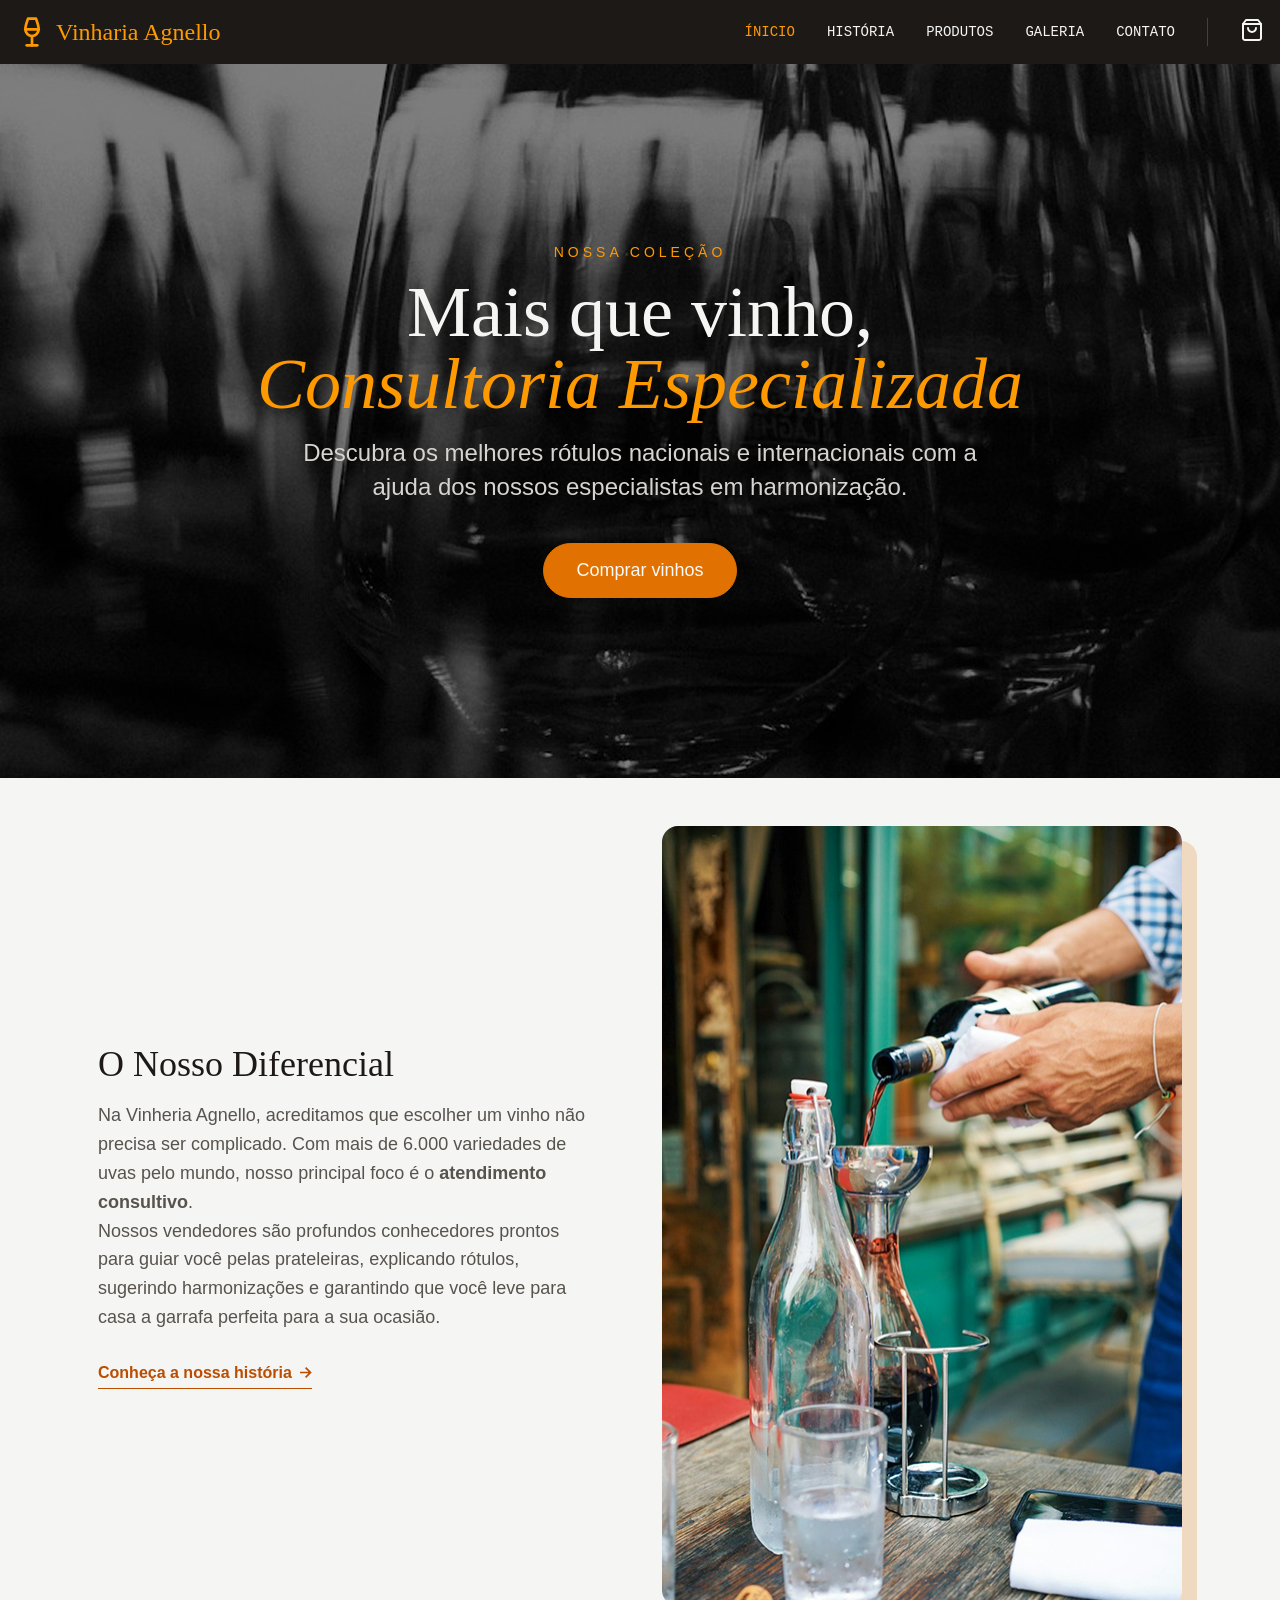
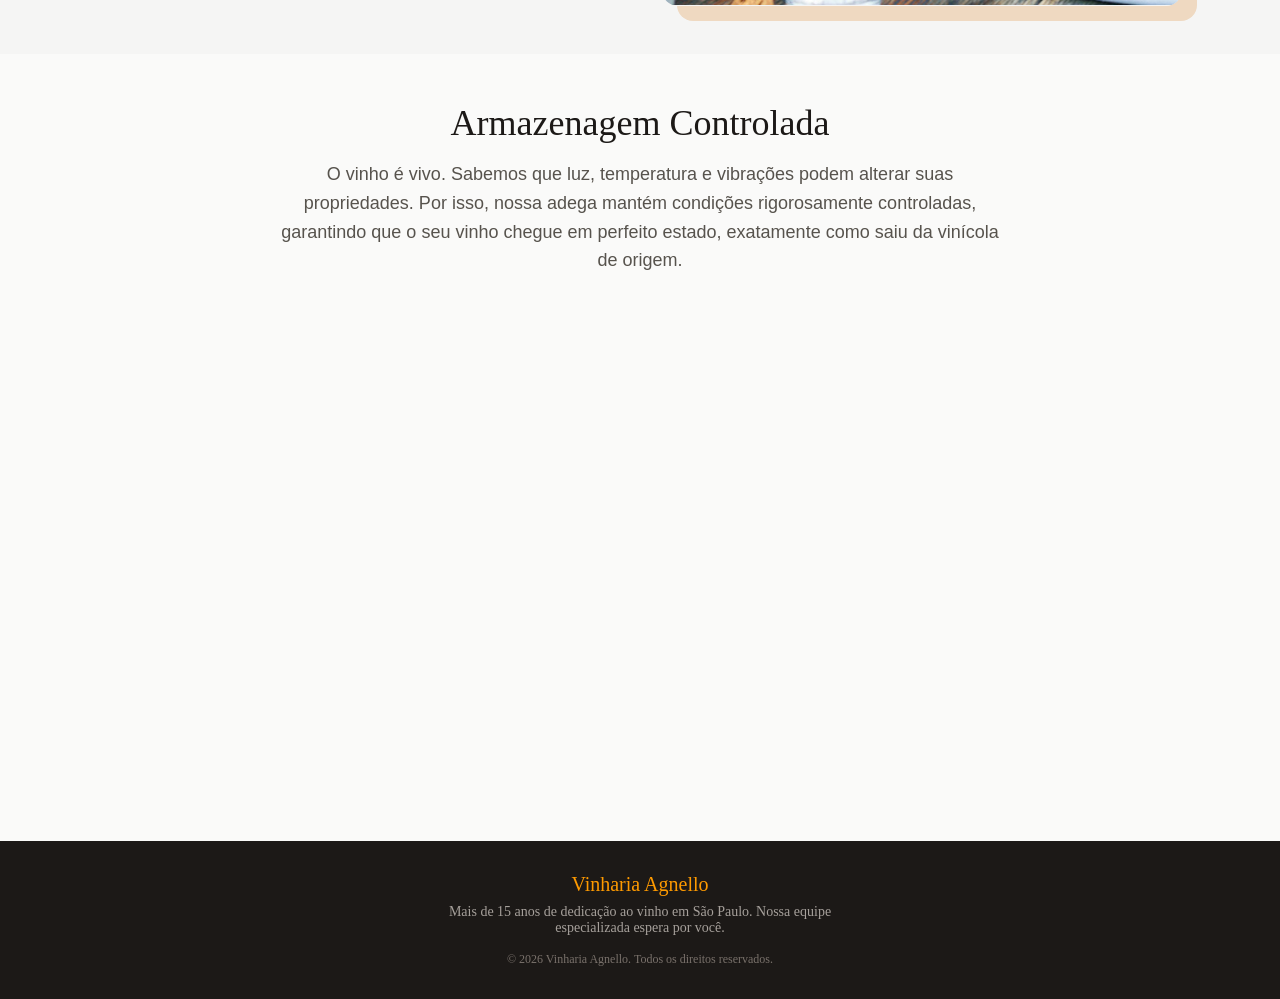
<file: index.html>
<!DOCTYPE html>
<html lang="en">

<head>
    <meta charset="UTF-8">
    <meta name="viewport" content="width=device-width, initial-scale=1.0">

    <!-- link para o arquivo CSS principal padrão -->
    <link rel="stylesheet" href="src/styles/index.css">
    <!-- link para o arquivo CSS específico da página Home -->
    <link rel="stylesheet" href="./src/styles/home.css">

    <!-- nome da página na aba do navegador -->
    <title>Home</title>
</head>

<body>
    <!-- Navegação (Cabeçalho) -->
    <header>
        <nav class="navbar-container">
            <!-- Logo com nome da empresa e link para a página inicial -->
            <div class="logo-container">
                <a href="index.html">
                    <img class="logo-img" src="src/assets/icons/logo.svg" alt="Logo da empresa">
                    <span class="logo-name">Vinharia Agnello</span>
                </a>
            </div>

            <!-- Links de navegação para as páginas principais do site -->
            <ul class="nav-links-container">
                <li class="nav-link active"><a href="index.html">Ínicio</a></li>
                <li class="nav-link"><a href="src/pages/sobre-nos.html">História</a></li>
                <li class="nav-link"><a href="src/pages/produtos.html">Produtos</a></li>
                <li class="nav-link"><a href="src/pages/galeria.html">Galeria</a></li>
                <li class="nav-link"><a href="src/pages/contato.html">Contato</a></li>
            </ul>

            <!-- Link para o carrinho de compras -->
            <div class="carrinho-compra-container">
                <a href="src/pages/carrinho-compra.html">
                    <img class="carrinho-img" src="src/assets/icons/bag.svg" alt="Carrinho de compras">
                </a>
            </div>
        </nav>
    </header>

    <!-- Banner principal -->
    <div class="banner-container">
        <span class="banner-badge">Nossa coleção</span>
        <h1 class="banner-title">
            Mais que vinho,
            <span class="banner-title-highlight">Consultoria Especializada</span>
        </h1>
        <p class="banner-description">
            Descubra os melhores rótulos nacionais e internacionais com a ajuda dos nossos especialistas em
            harmonização.
        </p>
        <a href="./src/pages/produtos.html">
            <button class="banner-button">
                Comprar vinhos
            </button>
        </a>
    </div>

    <main class="main-container">
        <section class="history-call-section">
            <div class="history-call-body">
                <h2 class="history-call-title">O Nosso Diferencial</h2>
                <div class="history-call-description">
                    <p>Na Vinheria Agnello, acreditamos que escolher um vinho não precisa ser complicado. Com mais de
                        6.000 variedades de uvas pelo mundo, nosso principal foco é o <strong>atendimento
                            consultivo</strong>.</p>
                    <p>Nossos vendedores são profundos conhecedores prontos para guiar você pelas prateleiras,
                        explicando rótulos, sugerindo harmonizações e garantindo que você leve para casa a garrafa
                        perfeita para a sua ocasião.</p>
                </div>

                <a href="./src/pages/sobre-nos.html" class="history-call-link">Conheça a nossa história
                    <img src="./src/assets/icons/arrow-right.svg" alt="Ícone de seta para a direita">
                </a>
            </div>

            <img src="./src/assets/images/servindo-vinho.png" alt="" class="history-call-image">
        </section>

        <section class="video-section">
            <h2 class="video-title">Armazenagem Controlada</h2>
            <p class="video-description">
                O vinho é vivo. Sabemos que luz, temperatura e vibrações podem alterar suas propriedades. Por isso,
                nossa adega mantém condições rigorosamente controladas, garantindo que o seu vinho chegue em perfeito
                estado, exatamente como saiu da vinícola de origem.
            </p>
            <iframe class="video-iframe" src="https://www.youtube.com/embed/UQBGRuhMM8E?si=o1J_zFpwCVtgqg0l"
                title="YouTube video player" frameborder="0"
                allow="accelerometer; autoplay; clipboard-write; encrypted-media; gyroscope; picture-in-picture; web-share"
                referrerpolicy="strict-origin-when-cross-origin" allowfullscreen></iframe>
        </section>
    </main>

    <!-- Rodapé (Footer) -->
    <footer class="footer-container">
        <h5 class="footer-logo-name">Vinharia Agnello</h5>
        <p class="footer-description">Mais de 15 anos de dedicação ao vinho em São Paulo. Nossa equipe especializada
            espera por você.</p>
        <span class="footer-copy">&copy; 2026 Vinharia Agnello. Todos os direitos reservados.</span>
    </footer>

</body>

</html>
</file>
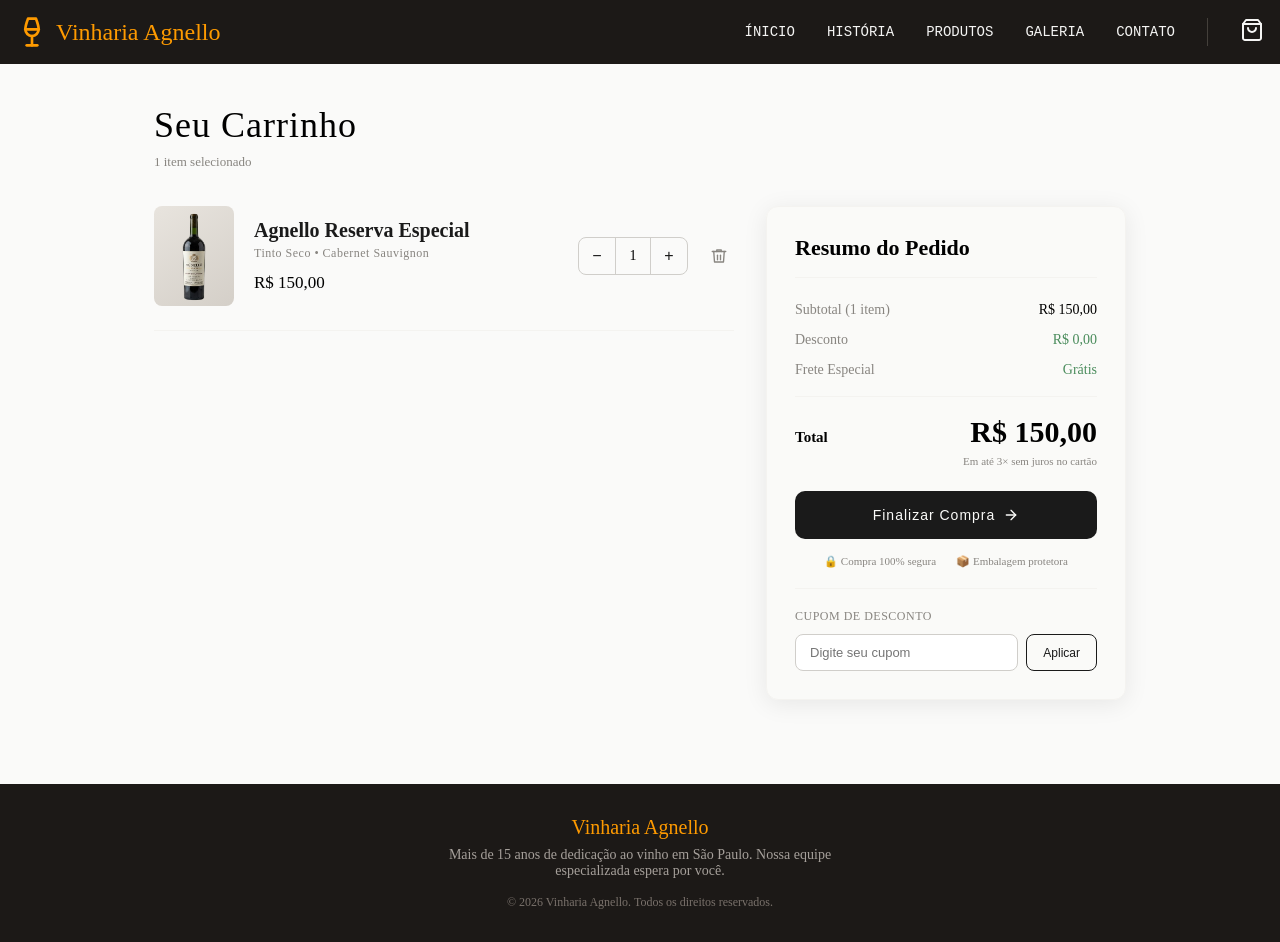
<file: src/pages/carrinho-compra.html>
<!DOCTYPE html>
<html lang="pt-BR">

<head>
    <meta charset="UTF-8" />
    <meta name="viewport" content="width=device-width, initial-scale=1.0" />
    <title>Carrinho de Compra</title>

    <!-- link para o arquivo CSS principal padrão -->
    <link rel="stylesheet" href="../styles/index.css">

    <link rel="stylesheet" href="../styles/carrinho-compra.css" />
</head>

<body>
    <!-- Navegação (Cabeçalho) -->
    <header>
        <nav class="navbar-container">
            <!-- Logo com nome da empresa e link para a página inicial -->
            <div class="logo-container">
                <a href="../../index.html">
                    <img class="logo-img" src="../assets/icons/logo.svg" alt="Logo da empresa">
                    <span class="logo-name">Vinharia Agnello</span>
                </a>
            </div>

            <!-- Links de navegação para as páginas principais do site -->
            <ul class="nav-links-container">
                <li class="nav-link"><a href="../../index.html">Ínicio</a></li>
                <li class="nav-link"><a href="./sobre-nos.html">História</a></li>
                <li class="nav-link"><a href="./produtos.html">Produtos</a></li>
                <li class="nav-link"><a href="./galeria.html">Galeria</a></li>
                <li class="nav-link"><a href="./contato.html">Contato</a></li>
            </ul>

            <!-- Link para o carrinho de compras -->
            <div class="carrinho-compra-container">
                <a href="./carrinho-compra.html">
                    <img class="carrinho-img" src="../assets/icons/bag.svg" alt="Carrinho de compras">
                </a>
            </div>
        </nav>
    </header>

    <main class="main-container">
        <h1 class="page-title">Seu Carrinho</h1>
        <p class="page-subtitle" id="cartSubtitle">1 item selecionado</p>

        <div class="cart-layout">

            <div class="cart-items" id="cartItems">
                <div class="cart-item" id="item-1">
                    <img src="../assets/images/agnello-especial.png" class="item-img-placeholder" />
                    <div class="item-info">
                        <div class="item-name">Agnello Reserva Especial</div>
                        <div class="item-meta">Tinto Seco &bull; Cabernet Sauvignon</div>
                        <div class="item-price" id="price-1">R$ 150,00</div>
                    </div>
                    <div class="item-controls">
                        <div class="qty-wrap">
                            <button class="qty-btn" onclick="changeQty(1,-1)">−</button>
                            <div class="qty-num" id="qty-1">1</div>
                            <button class="qty-btn" onclick="changeQty(1,1)">+</button>
                        </div>
                        <button class="delete-btn" onclick="removeItem(1)">
                            <svg xmlns="http://www.w3.org/2000/svg" width="18" height="18" viewBox="0 0 24 24"
                                fill="none" stroke="currentColor" stroke-width="1.8" stroke-linecap="round"
                                stroke-linejoin="round">
                                <polyline points="3 6 5 6 21 6" />
                                <path d="M19 6l-1 14H6L5 6" />
                                <path d="M10 11v6" />
                                <path d="M14 11v6" />
                                <path d="M9 6V4h6v2" />
                            </svg>
                        </button>
                    </div>
                </div>
            </div>

            <aside class="order-summary">
                <div class="summary-title">Resumo do Pedido</div>
                <div class="summary-row">
                    <span class="summary-label" id="subtotalLabel">Subtotal (1 item)</span>
                    <span class="summary-value" id="subtotalValue">R$ 150,00</span>
                </div>
                <div class="summary-row">
                    <span class="summary-label">Desconto</span>
                    <span class="summary-value discount" id="discountValue">R$ 0,00</span>
                </div>
                <div class="summary-row">
                    <span class="summary-label">Frete Especial</span>
                    <span class="summary-value free">Grátis</span>
                </div>
                <hr class="summary-divider" />
                <div class="summary-total-row">
                    <span class="total-label">Total</span>
                    <span class="total-value" id="totalValue">R$ 150,00</span>
                </div>
                <div class="installments">Em até 3× sem juros no cartão</div>
                <button class="checkout-btn">
                    Finalizar Compra
                    <svg xmlns="http://www.w3.org/2000/svg" width="16" height="16" viewBox="0 0 24 24" fill="none"
                        stroke="currentColor" stroke-width="2" stroke-linecap="round" stroke-linejoin="round">
                        <line x1="5" y1="12" x2="19" y2="12" />
                        <polyline points="12 5 19 12 12 19" />
                    </svg>
                </button>
                <div class="trust-badges">
                    <div class="trust-badge">🔒 Compra 100% segura</div>
                    <div class="trust-badge">📦 Embalagem protetora</div>
                </div>
                <div class="coupon-section">
                    <div class="coupon-label">Cupom de Desconto</div>
                    <div class="coupon-row">
                        <input type="text" class="coupon-input" placeholder="Digite seu cupom" id="couponInput" />
                        <button class="coupon-apply" onclick="applyCoupon()">Aplicar</button>
                    </div>
                </div>
            </aside>

        </div>
    </main>

    <!-- Rodapé (Footer) -->
    <footer class="footer-container">
        <h5 class="footer-logo-name">Vinharia Agnello</h5>
        <p class="footer-description">Mais de 15 anos de dedicação ao vinho em São Paulo. Nossa equipe especializada
            espera por você.</p>
        <span class="footer-copy">&copy; 2026 Vinharia Agnello. Todos os direitos reservados.</span>
    </footer>
</body>

</html>
</file>
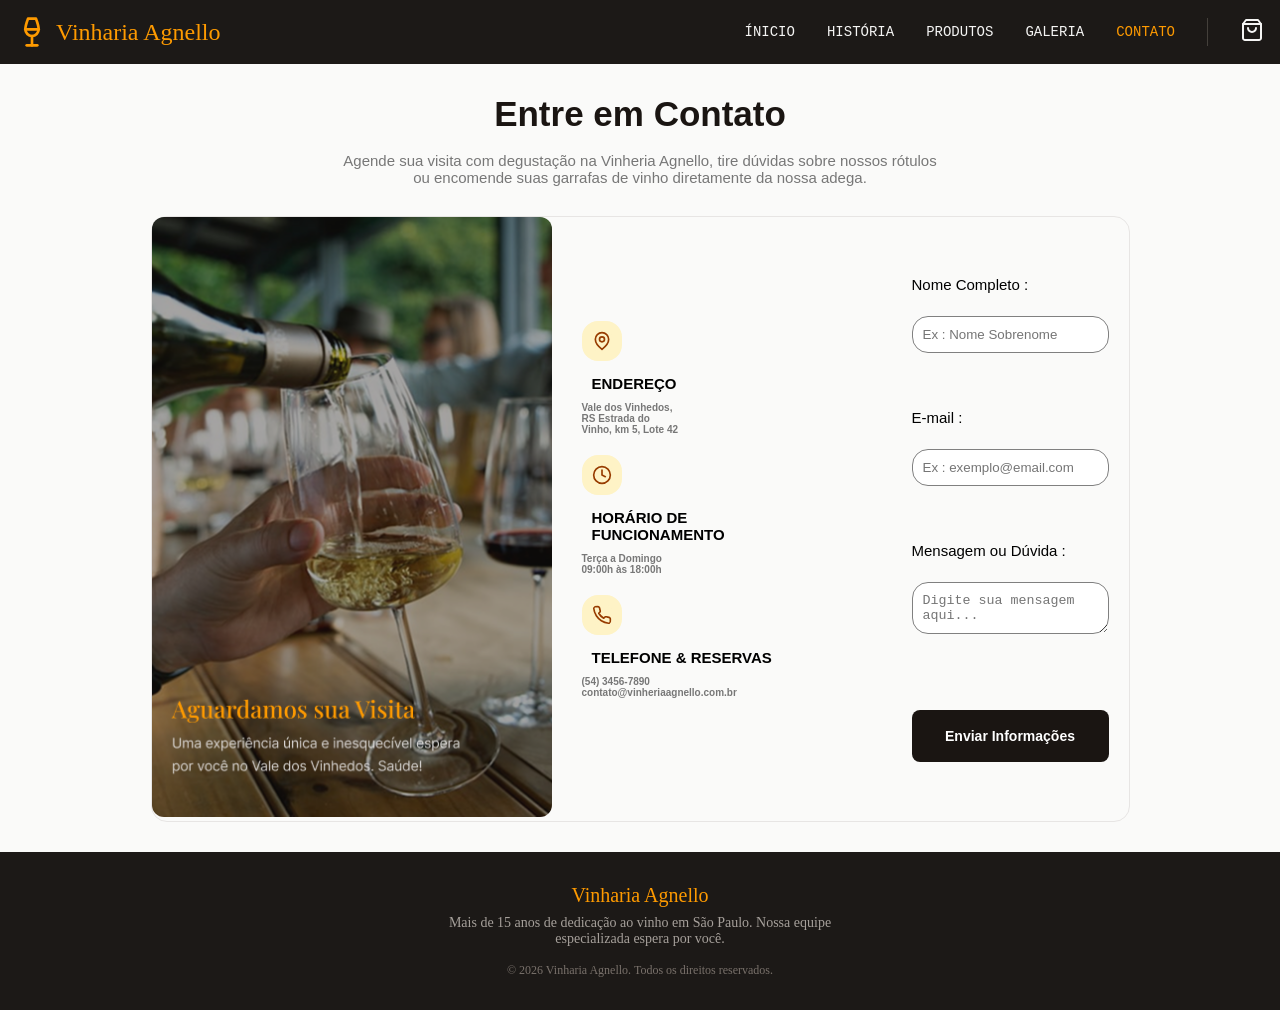
<file: src/pages/contato.html>
<!DOCTYPE html>
<html lang="en">

<head>
    <meta charset="UTF-8">
    <meta name="viewport" content="width=device-width, initial-scale=1.0">

    <!-- link para o arquivo CSS principal padrão -->
    <link rel="stylesheet" href="../styles/index.css">
    <link rel="stylesheet" href="../styles/contato.css">
    <title>Contato</title>
</head>

<body>
    <!-- Navegação (Cabeçalho) -->
    <header>
        <nav class="navbar-container">
            <!-- Logo com nome da empresa e link para a página inicial -->
            <div class="logo-container">
                <a href="../../index.html">
                    <img class="logo-img" src="../assets/icons/logo.svg" alt="Logo da empresa">
                    <span class="logo-name">Vinharia Agnello</span>
                </a>
            </div>

            <!-- Links de navegação para as páginas principais do site -->
            <ul class="nav-links-container">
                <li class="nav-link"><a href="../../index.html">Ínicio</a></li>
                <li class="nav-link"><a href="./sobre-nos.html">História</a></li>
                <li class="nav-link"><a href="./produtos.html">Produtos</a></li>
                <li class="nav-link"><a href="./galeria.html">Galeria</a></li>
                <li class="nav-link active"><a href="./contato.html">Contato</a></li>
            </ul>

            <!-- Link para o carrinho de compras -->
            <div class="carrinho-compra-container">
                <a href="./carrinho-compra.html">
                    <img class="carrinho-img" src="../assets/icons/bag.svg" alt="Carrinho de compras">
                </a>
            </div>
        </nav>
    </header>

    <section class="contato-container"><!--Inicio do projeto contato-->
        <div class="header-contato">
            <h1>Entre em Contato</h1>
            <h2>Agende sua visita com degustação na Vinheria Agnello, tire dúvidas sobre nossos rótulos ou encomende suas garrafas de vinho diretamente da nossa adega.</h2>
        </div>

        <div class="contato-body">

            <div class="espaco-img"> <!-- foto grande do lado esquerdo -->
                <img class="grande-img" src="../assets/images/contato-img.png" width="425px" height="604px"">
            </div>

            <div class="icones-contato">
                <img class="icone-img" src="../assets/icons/location.svg">
                <h2>ENDEREÇO</h2>
                <h3>Vale dos Vinhedos, RS Estrada do Vinho, km 5, Lote 42</h3>

                <img class="icone-img" src="../assets/icons/clock.svg">
                <h2>HORÁRIO DE FUNCIONAMENTO</h2>
                <h3>Terça a Domingo 09:00h às 18:00h</h3>

                <img class="icone-img" src="../assets/icons/phone.svg"">
                <h2>TELEFONE & RESERVAS</h2>
                <h3>(54) 3456-7890 contato@vinheriaagnello.com.br </h3>
            </div>

            <form class="forms-contato"> <!--Formulário para contato-->
                <label for="nome_completo">Nome Completo : </label> <br>
                <input class="input-contato" type="text" name="nome_completo" placeholder="Ex : Nome Sobrenome"> <br><br>
                <label for="email">E-mail : </label> <br>
                <input class="input-contato" type="text" name="email" placeholder="Ex : exemplo@email.com"> <br><br>
                <label for="duvidas">Mensagem ou Dúvida : </label> <br>
                <textarea class="input-contato" name="duvidas" placeholder="Digite sua mensagem aqui..."></textarea> <br><br>

                <button class="button-contato" type="submit">
                    Enviar Informações
                </button> 
            </form>
        </div>        
    </section>

    <!-- Rodapé (Footer) -->
    <footer class="footer-container">
        <h5 class="footer-logo-name">Vinharia Agnello</h5>
        <p class="footer-description">Mais de 15 anos de dedicação ao vinho em São Paulo. Nossa equipe especializada espera por você.</p>
        <span class="footer-copy">&copy; 2026 Vinharia Agnello. Todos os direitos reservados.</span>
    </footer>
</body>

</html>
</file>
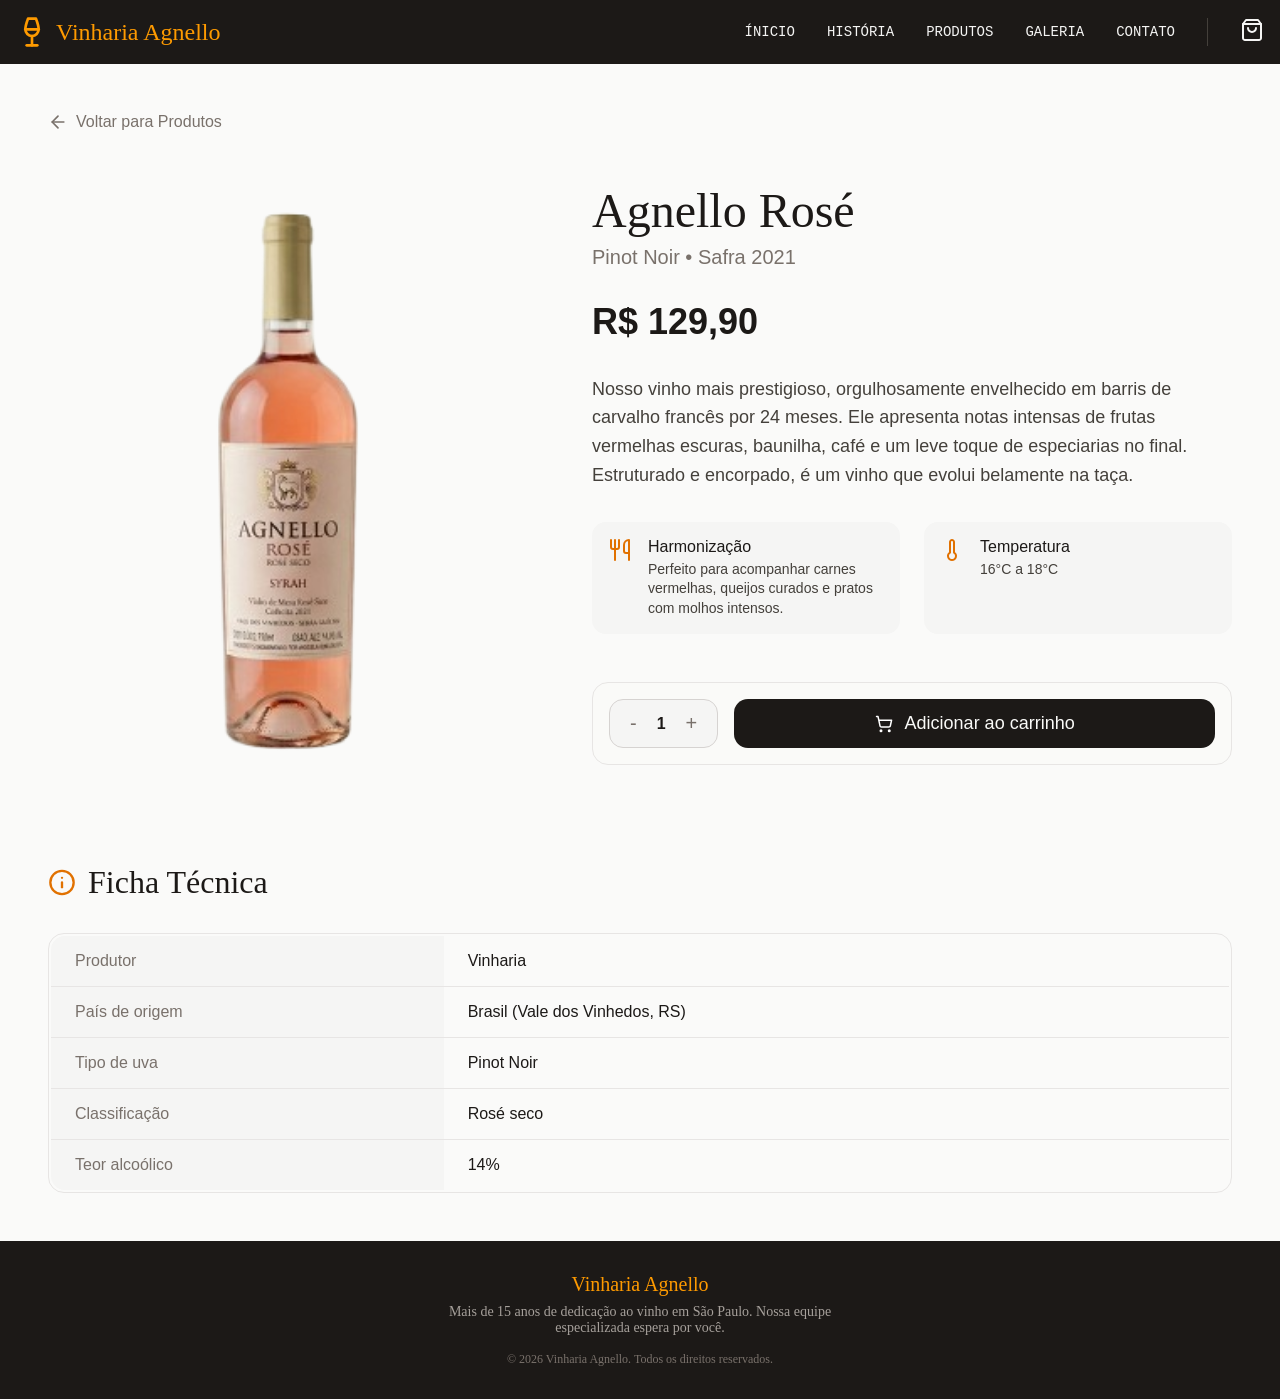
<file: src/pages/detalhe-produto.html>
<!DOCTYPE html>
<html lang="en">

<head>
    <meta charset="UTF-8">
    <meta name="viewport" content="width=device-width, initial-scale=1.0">

    <!-- link para o arquivo CSS principal padrão -->
    <link rel="stylesheet" href="../styles/index.css">
    <!-- link para o arquivo CSS específico para a página de detalhes do produto -->
    <link rel="stylesheet" href="../styles/detalhes-produto.css">

    <title>Detalhes do produto</title>
</head>

<body>
    <!-- Navegação (Cabeçalho) -->
    <header>
        <nav class="navbar-container">
            <!-- Logo com nome da empresa e link para a página inicial -->
            <div class="logo-container">
                <a href="../../index.html">
                    <img class="logo-img" src="../assets/icons/logo.svg" alt="Logo da empresa">
                    <span class="logo-name">Vinharia Agnello</span>
                </a>
            </div>

            <!-- Links de navegação para as páginas principais do site -->
            <ul class="nav-links-container">
                <li class="nav-link"><a href="../../index.html">Ínicio</a></li>
                <li class="nav-link"><a href="./sobre-nos.html">História</a></li>
                <li class="nav-link"><a href="./produtos.html">Produtos</a></li>
                <li class="nav-link"><a href="./galeria.html">Galeria</a></li>
                <li class="nav-link"><a href="./contato.html">Contato</a></li>
            </ul>

            <!-- Link para o carrinho de compras -->
            <div class="carrinho-compra-container">
                <a href="./carrinho-compra.html">
                    <img class="carrinho-img" src="../assets/icons/bag.svg" alt="Carrinho de compras">
                </a>
            </div>
        </nav>
    </header>

    <!-- Conteúdo principal -->
    <main class="main-container">
        <!-- Seção de navegação para voltar à página de produtos -->
        <section class="go-back-container">
            <img src="../assets/icons/arrow-left.svg" alt="Ícone de seta para a esquerda" class="go-back-icon">
            <a class="go-back-link" href="./produtos.html">Voltar para Produtos</a>
        </section>

        <!-- Seção de informações detalhadas do produto -->
        <section class="detailed-info-container">
            <img src="../assets/images/agnello-rose.png" alt="Vinho Agnello Rose" class="produto-image">

            <div class="detailed-info-body">
                <div class="info-header">
                    <h1 class="info-title">Agnello Rosé</h1>
                    <span class="info-subtitle">Pinot Noir • Safra 2021</span>
                </div>

                <h3 class="info-price">R$ 129,90</h3>

                <p class="info-description">
                    Nosso vinho mais prestigioso, orgulhosamente envelhecido em barris de carvalho francês por 24 meses.
                    Ele apresenta notas intensas de frutas vermelhas escuras, baunilha, café e um leve toque de
                    especiarias no final. Estruturado e encorpado, é um vinho que evolui belamente na taça.
                </p>

                <div class="additional-info-container">
                    <div class="info-card">
                        <img src="../assets/icons/utensils.svg" alt="Ícone de talheres" class="info-card-icon">

                        <div class="info-card-content">
                            <h4 class="info-card-title">Harmonização</h4>
                            <p class="info-card-description">Perfeito para acompanhar carnes vermelhas, queijos curados
                                e pratos com molhos intensos.</p>
                        </div>
                    </div>

                    <div class="info-card">
                        <img src="../assets/icons/thermometer.svg" alt="Ícone de talheres" class="info-card-icon">

                        <div class="info-card-content">
                            <h4 class="info-card-title">Temperatura</h4>
                            <p class="info-card-description">16°C a 18°C</p>
                        </div>
                    </div>
                </div>

                <div class="info-action-container">
                    <div class="action-add-more">
                        <button type="button" class="add-more-button" id="minus-icon">-</button>
                        <span class="add-more-label" id="quantity">1</span>
                        <button type="button" class="add-more-button" id="plus-icon">+</button>
                    </div>
                    <button type="button" class="action-button">
                        <img src="../assets/icons/cart.svg" alt="" class="action-icon">
                        Adicionar ao carrinho
                    </button>
                </div>
            </div>
        </section>

        <!-- Seção de ficha técnica do produto -->
        <section class="technical-info-container">
            <div class="info-header">
                <img src="../assets/icons/circle-alert.svg" alt="Ícone de alerta" class="header-icon">
                <h2 class="header-title">Ficha Técnica</h2>
            </div>

            <table class="info-table">
                <tr class="info-container">
                    <th class="info-table-header first">Produtor</th>
                    <td class="info-table-row">Vinharia</td>
                </tr>
                <tr class="info-container">
                    <th class="info-table-header">País de origem</th>
                    <td class="info-table-row">Brasil (Vale dos Vinhedos, RS)</td>
                </tr>
                <tr class="info-container">
                    <th class="info-table-header">Tipo de uva</th>
                    <td class="info-table-row">Pinot Noir</td>
                </tr>
                <tr class="info-container">
                    <th class="info-table-header">Classificação</th>
                    <td class="info-table-row">Rosé seco</td>
                </tr>
                <tr class="info-container">
                    <th class="info-table-header last">Teor alcoólico</th>
                    <td class="info-table-row">14%</td>
                </tr>
            </table>
        </section>
    </main>

    <!-- Rodapé (Footer) -->
    <footer class="footer-container">
        <h5 class="footer-logo-name">Vinharia Agnello</h5>
        <p class="footer-description">Mais de 15 anos de dedicação ao vinho em São Paulo. Nossa equipe especializada
            espera por você.</p>
        <span class="footer-copy">&copy; 2026 Vinharia Agnello. Todos os direitos reservados.</span>
    </footer>
</body>

</html>
</file>
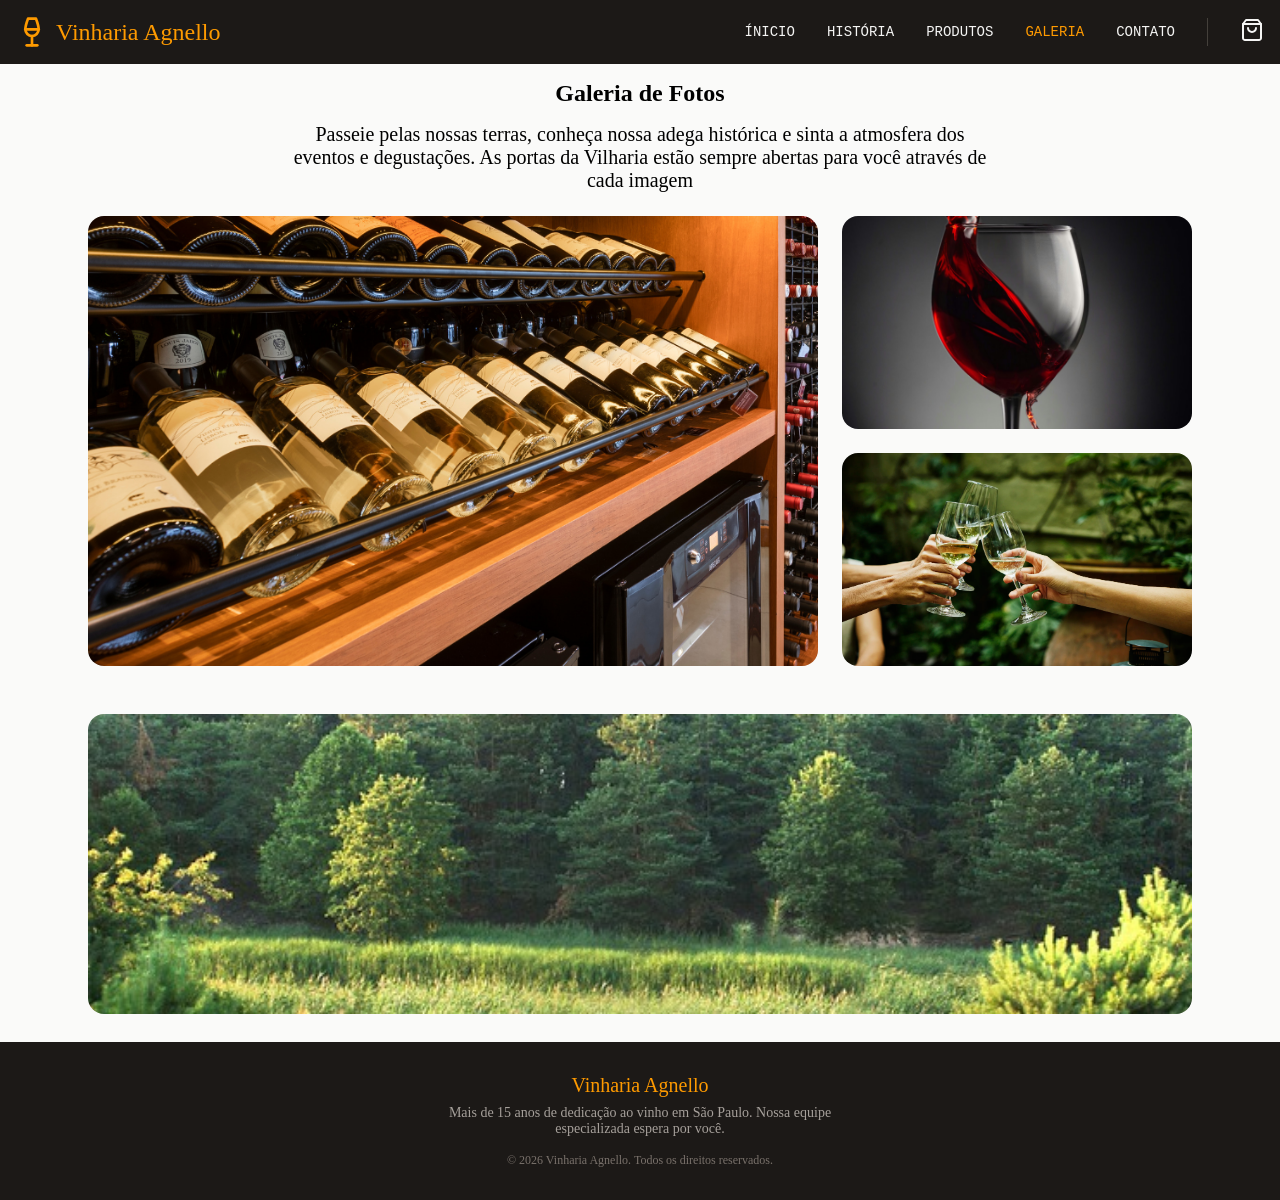
<file: src/pages/galeria.html>
<!DOCTYPE html>
<html lang="en">

<head>
    <meta charset="UTF-8">
    <meta name="viewport" content="width=device-width, initial-scale=1.0">

    <!-- link para o arquivo CSS principal padrão -->
    <link rel="stylesheet" href="../styles/index.css">
<link rel="stylesheet" href="../styles/galeria.css">
    <title>Galeria</title>
</head>

<body>
    <!-- Navegação (Cabeçalho) -->
    <header>
        <nav class="navbar-container">
            <!-- Logo com nome da empresa e link para a página inicial -->
            <div class="logo-container">
                <a href="../../index.html">
                    <img class="logo-img" src="../assets/icons/logo.svg" alt="Logo da empresa">
                    <span class="logo-name">Vinharia Agnello</span>
                </a>
            </div>

            <!-- Links de navegação para as páginas principais do site -->
            <ul class="nav-links-container">
                <li class="nav-link"><a href="../../index.html">Ínicio</a></li>
                <li class="nav-link"><a href="./sobre-nos.html">História</a></li>
                <li class="nav-link"><a href="./produtos.html">Produtos</a></li>
                <li class="nav-link active"><a href="./galeria.html">Galeria</a></li>
                <li class="nav-link"><a href="./contato.html">Contato</a></li>
            </ul>

            <!-- Link para o carrinho de compras -->
            <div class="carrinho-compra-container">
                <a href="./carrinho-compra.html">
                    <img class="carrinho-img" src="../assets/icons/bag.svg" alt="Carrinho de compras">
                </a>
            </div>
        </nav>
    </header>

    <section class="galeria-container">
        <div class="texto-galeria">
            <p>
               <p>
                   <h1>Galeria de Fotos</h1>
                </p>
                   <p>
                Passeie pelas nossas terras, conheça nossa adega histórica e sinta a atmosfera dos eventos e degustações. As portas da Vilharia estão sempre abertas para você através de cada imagem
            </p>
        </div>
        <div class="galeria-imagens">

            <div class="container1">

                <img src="../assets/images/vinhos-tintos-brancos.webp" alt="uma imagem de vinho" width="730px" height="450px">
                
                <div class="container2">

                    <img src="../assets/images/vinho-tinto-no-copo.avif" alt="imagem de uma taça" width="350px" height="213px">
                    <img src="../assets/images/como-segurar-taca-de-vinho-brinde-experiencia-degustacao.webp" alt="imagem de taças" width= "350px" height="213px">
                </div>
            </div>
            <p>
                <div class="container3">    
                    <img src="../assets/images/campo.jpg" alt="imagem de um campo" width="1104px" height="300px">
                </div>    
            </p>
        </div>
    </section>
        
        
        <!-- Rodapé (Footer) -->
        <footer class="footer-container">
            <h5 class="footer-logo-name">Vinharia Agnello</h5>
        <p class="footer-description">Mais de 15 anos de dedicação ao vinho em São Paulo. Nossa equipe especializada espera por você.</p>
        <span class="footer-copy">&copy; 2026 Vinharia Agnello. Todos os direitos reservados.</span>
    </footer>
</body>

</html>
</file>
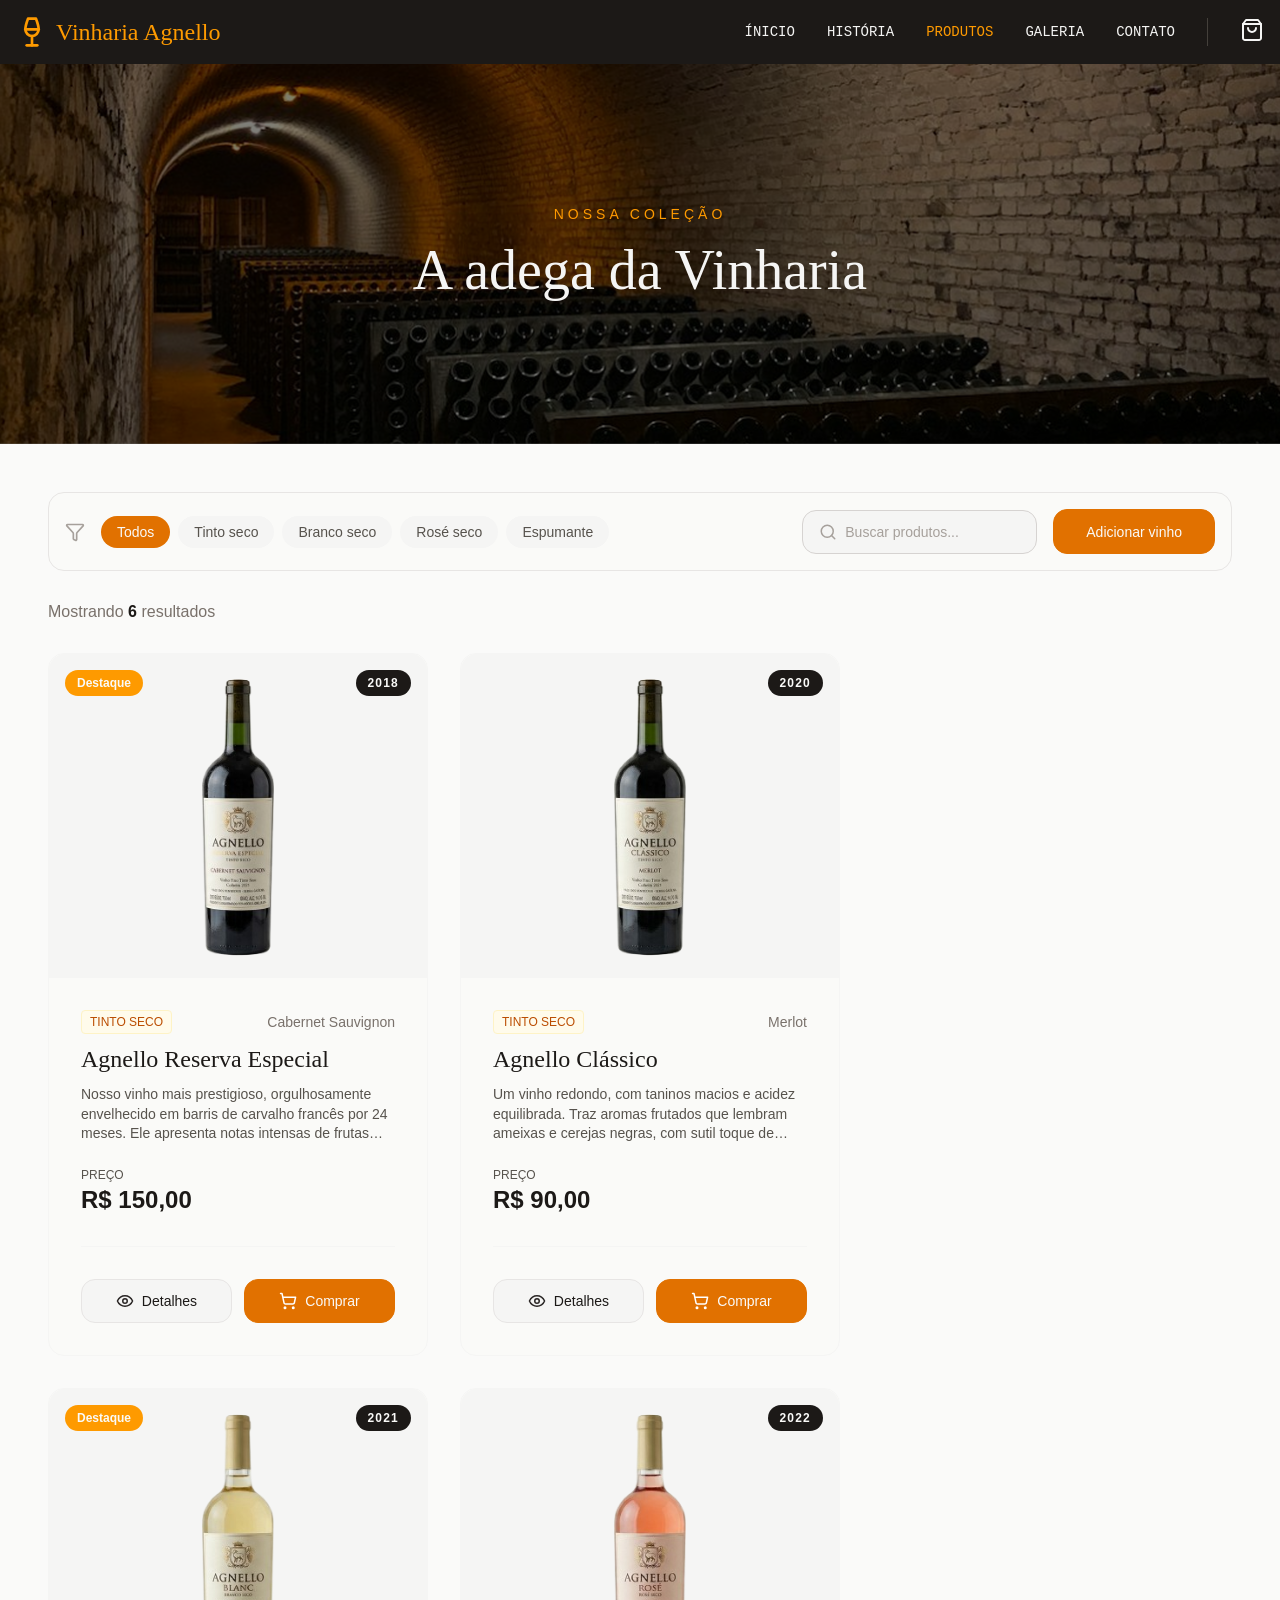
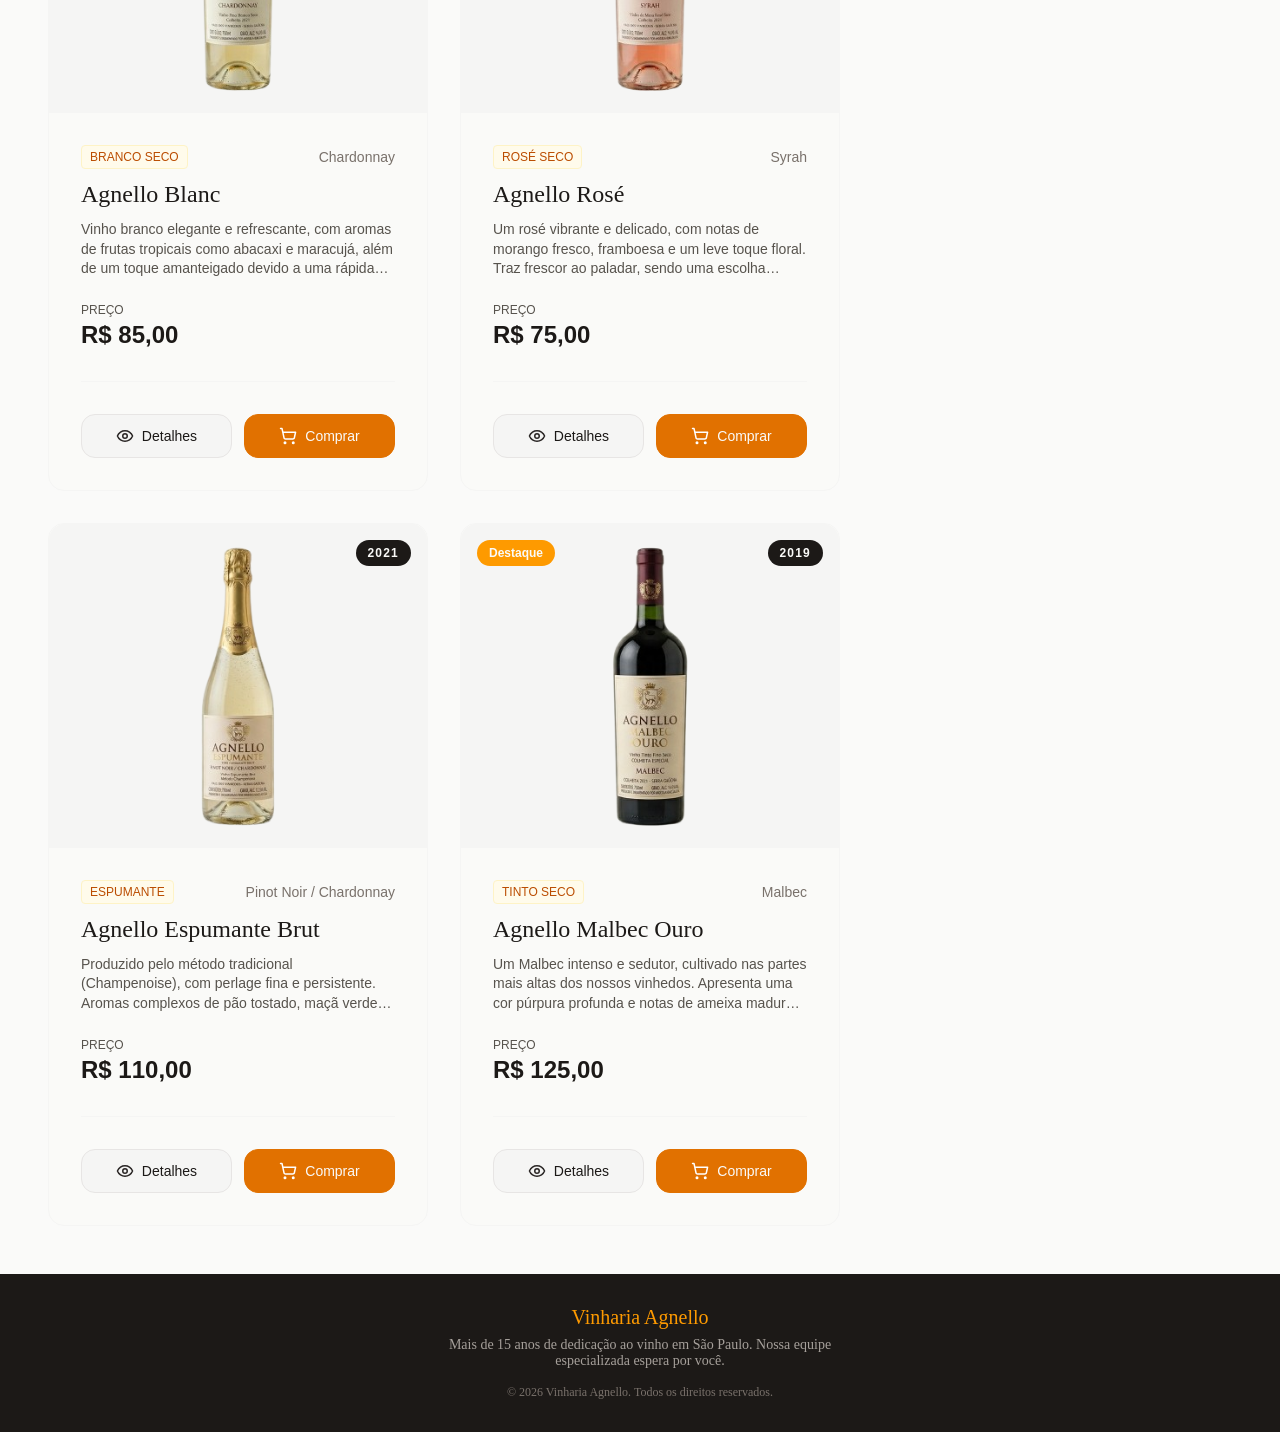
<file: src/pages/produtos.html>
<!DOCTYPE html>
<html lang="en">

<head>
    <meta charset="UTF-8">
    <meta name="viewport" content="width=device-width, initial-scale=1.0">

    <!-- link para o arquivo CSS principal padrão -->
    <link rel="stylesheet" href="../styles/index.css">
    <!-- link para o arquivo CSS específico da página de produtos -->
    <link rel="stylesheet" href="../styles/produtos.css">

    <title>Produtos</title>
</head>

<body>
    <!-- Navegação (Cabeçalho) -->
    <header>
        <nav class="navbar-container">
            <!-- Logo com nome da empresa e link para a página inicial -->
            <div class="logo-container">
                <a href="../../index.html">
                    <img class="logo-img" src="../assets/icons/logo.svg" alt="Logo da empresa">
                    <span class="logo-name">Vinharia Agnello</span>
                </a>
            </div>

            <!-- Links de navegação para as páginas principais do site -->
            <ul class="nav-links-container">
                <li class="nav-link"><a href="../../index.html">Ínicio</a></li>
                <li class="nav-link"><a href="./sobre-nos.html">História</a></li>
                <li class="nav-link active"><a href="./produtos.html">Produtos</a></li>
                <li class="nav-link"><a href="./galeria.html">Galeria</a></li>
                <li class="nav-link"><a href="./contato.html">Contato</a></li>
            </ul>

            <!-- Link para o carrinho de compras -->
            <div class="carrinho-compra-container">
                <a href="./carrinho-compra.html">
                    <img class="carrinho-img" src="../assets/icons/bag.svg" alt="Carrinho de compras">
                </a>
            </div>
        </nav>
    </header>

    <!-- Banner principal -->
    <div class="banner-container">
        <span class="banner-badge">Nossa coleção</span>
        <h1 class="banner-title">A adega da Vinharia</h1>
    </div>

    <!-- Conteúdo principal da página de produtos -->
    <main class="main-container">
        <!-- Seção de busca e filtros -->
        <section class="search-section">
            <div class="filters-container">
                <img class="filters-icon" src="../assets/icons/filter.svg" alt="Ícone de filtro">

                <button class="filter-button active" type="button">Todos</button>
                <button class="filter-button" type="button">Tinto seco</button>
                <button class="filter-button" type="button">Branco seco</button>
                <button class="filter-button" type="button">Rosé seco</button>
                <button class="filter-button" type="button">Espumante</button>
            </div>

            <div class="search-input-container">
                <img class="search-icon" src="../assets/icons/search.svg" alt="Ícone de busca">
                <input type="text" name="search" id="search-input" class="search-input"
                    placeholder="Buscar produtos...">
            </div>

            <button class="add-vinho-btn" id="add-vinho">
                Adicionar vinho
            </button>
        </section>

        <!-- Seção de resultados -->
        <section class="result-section">
            <span class="result-content" id="result"></span>
        </section>

        <!-- Seção de produtos -->
        <section class="produtos-section" id="produtos-section">
            <!-- Card de produto -->
        </section>
    </main>

    <!-- Rodapé (Footer) -->
    <footer class="footer-container">
        <h5 class="footer-logo-name">Vinharia Agnello</h5>
        <p class="footer-description">Mais de 15 anos de dedicação ao vinho em São Paulo. Nossa equipe especializada
            espera por você.</p>
        <span class="footer-copy">&copy; 2026 Vinharia Agnello. Todos os direitos reservados.</span>
    </footer>

    <script type="module" src="../scripts/produtos.js"></script>
</body>

</html>
</file>
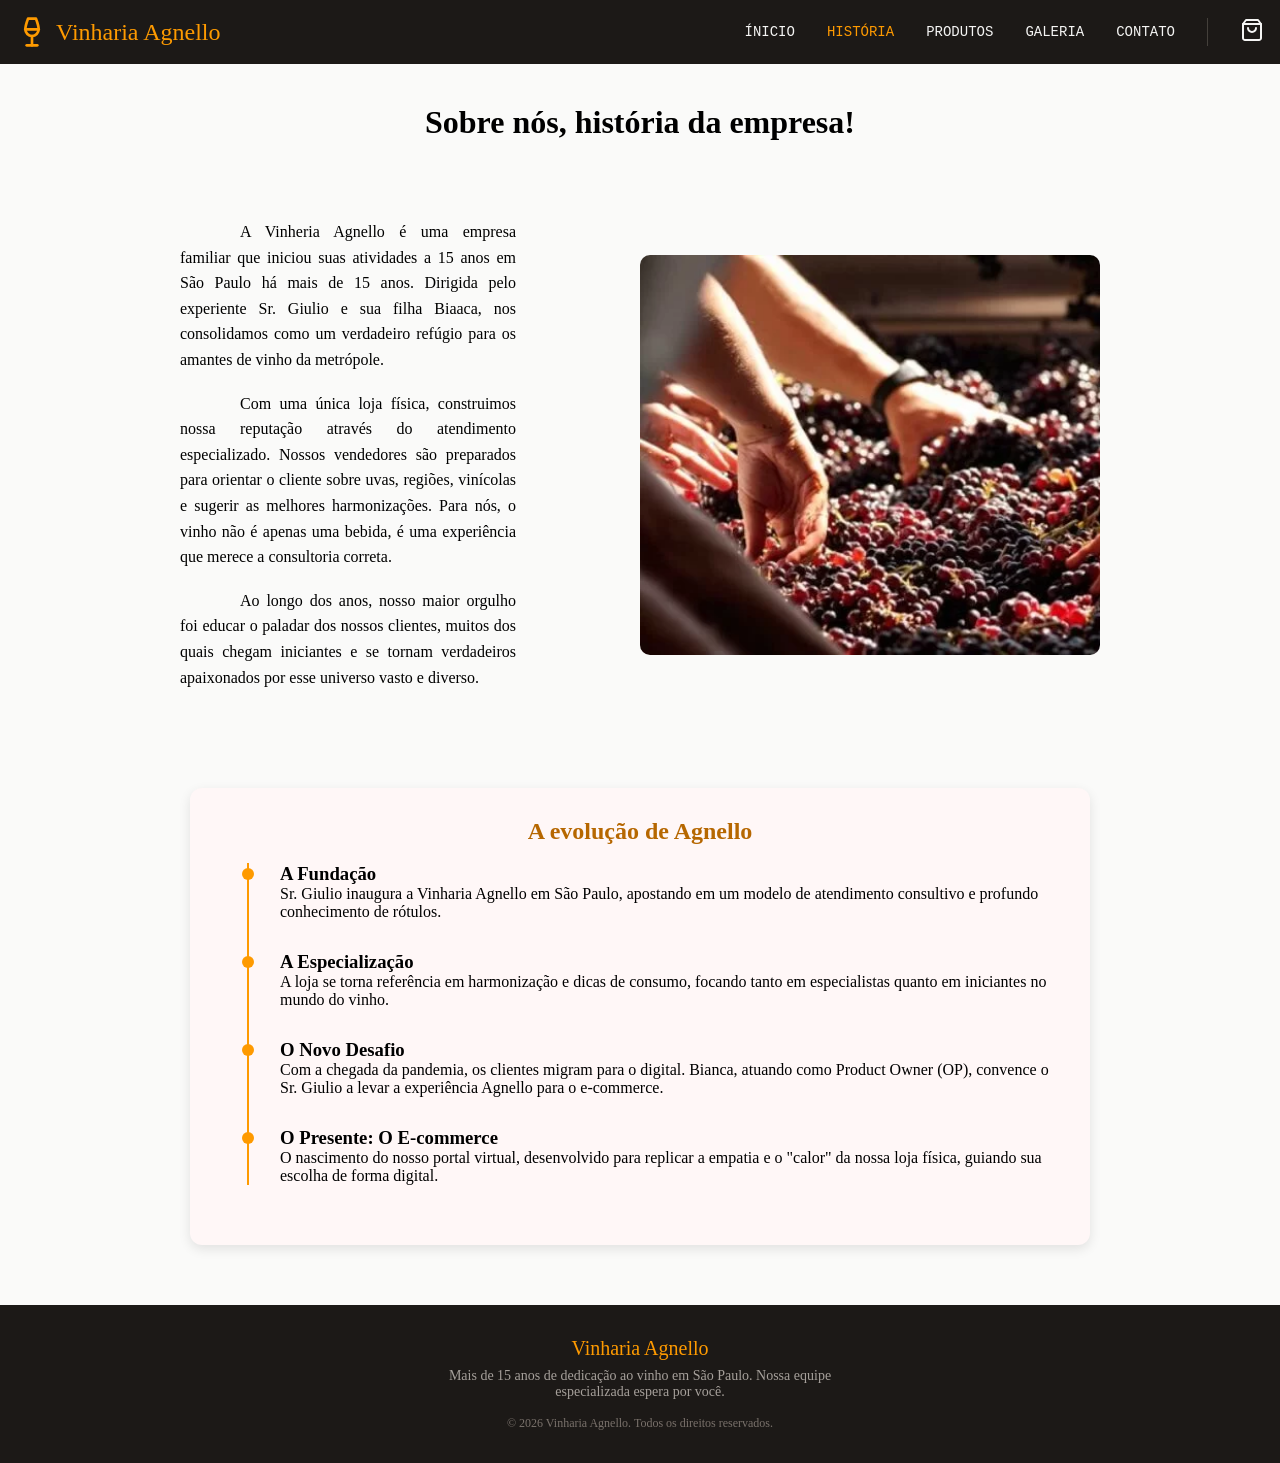
<file: src/pages/sobre-nos.html>
<!DOCTYPE html>
<html lang="en">

<head>
    <meta charset="UTF-8">
    <meta name="viewport" content="width=device-width, initial-scale=1.0">

    <!-- link para o arquivo CSS principal padrão -->
    <link rel="stylesheet" href="../styles/index.css">
    <!-- link para o arquivo CSS específico da página -->
    <link rel="stylesheet" href="../styles/sobre-nos.css">

    <title>Sobre nós</title>
</head>

<body>
    <!-- Navegação (Cabeçalho) -->
    <header>
        <nav class="navbar-container">
            <!-- Logo com nome da empresa e link para a página inicial -->
            <div class="logo-container">
                <a href="../../index.html">
                    <img class="logo-img" src="../assets/icons/logo.svg" alt="Logo da empresa">
                    <span class="logo-name">Vinharia Agnello</span>
                </a>
            </div>

            <!-- Links de navegação para as páginas principais do site -->
            <ul class="nav-links-container">
                <li class="nav-link"><a href="../../index.html">Ínicio</a></li>
                <li class="nav-link active"><a href="./sobre-nos.html">História</a></li>
                <li class="nav-link"><a href="./produtos.html">Produtos</a></li>
                <li class="nav-link"><a href="./galeria.html">Galeria</a></li>
                <li class="nav-link"><a href="./contato.html">Contato</a></li>
            </ul>

            <!-- Link para o carrinho de compras -->
            <div class="carrinho-compra-container">
                <a href="./carrinho-compra.html">
                    <img class="carrinho-img" src="../assets/icons/bag.svg" alt="Carrinho de compras">
                </a>
            </div>
        </nav>
    </header>
    <!-- Conteúdo principal -->
    <main>
        <h1>Sobre nós, história da empresa!</h1>
        <br>

        <!-- Seção de texto e imagem lado a lado -->
        <section class="container">
            <div class="texto">
                <p>
                    A Vinheria Agnello é uma empresa familiar que iniciou suas atividades a 15 anos em São Paulo há mais
                    de 15 anos. Dirigida pelo experiente Sr. Giulio e sua filha Biaaca, nos consolidamos como um
                    verdadeiro refúgio para os amantes de vinho da metrópole.
                </p>
                <br>
                <p>
                    Com uma única loja física, construimos nossa reputação através do atendimento especializado. Nossos
                    vendedores são preparados para orientar o cliente sobre uvas, regiões, vinícolas e sugerir as
                    melhores harmonizações. Para nós, o vinho não é apenas uma bebida, é uma experiência que merece a
                    consultoria correta.
                </p>
                <br>
                <p>
                    Ao longo dos anos, nosso maior orgulho foi educar o paladar dos nossos clientes, muitos dos quais
                    chegam iniciantes e se tornam verdadeiros apaixonados por esse universo vasto e diverso.
                </p>
            </div>

            <img src="../assets/images/uvas.jpg.webp" alt="Processo com uvas" class="imagem">

        </section>
        <br>

        <!-- Seção de linha do tempo -->
        <section class="timeline-section">
            <div class="timeline-box">

                <h2>A evolução de Agnello</h2>
                <br>
                <div class="timeline">

                    <div class="timeline-item">
                        <div class="timeline-dot"></div>
                        <div class="timeline-contant">
                            <h3>A Fundação</h3>
                            <p>Sr. Giulio inaugura a Vinharia Agnello em São Paulo, apostando em um modelo de
                                atendimento consultivo e profundo conhecimento de rótulos.</p>
                        </div>
                    </div>

                    <div class="timeline-item">
                        <div class="timeline-dot"></div>
                        <div class="timeline-contant">
                            <h3>A Especialização</h3>
                            <p>A loja se torna referência em harmonização e dicas de consumo, focando tanto em
                                especialistas quanto em iniciantes no mundo do vinho.</p>
                        </div>
                    </div>

                    <div class="timeline-item">
                        <div class="timeline-dot"></div>
                        <div class="timeline-contant">
                            <h3>O Novo Desafio</h3>
                            <p>Com a chegada da pandemia, os clientes migram para o digital. Bianca, atuando como
                                Product Owner (OP), convence o Sr. Giulio a levar a experiência Agnello para o
                                e-commerce.</p>
                        </div>
                    </div>

                    <div class="timeline-item">
                        <div class="timeline-dot"></div>
                        <div class="timeline-contant">
                            <h3>O Presente: O E-commerce</h3>
                            <p>O nascimento do nosso portal virtual, desenvolvido para replicar a empatia e o "calor" da
                                nossa loja física, guiando sua escolha de forma digital.</p>
                        </div>
                    </div>

                </div>

            </div>
        </section>
    </main>

    <!-- Rodapé (Footer) -->
    <footer class="footer-container">
        <h5 class="footer-logo-name">Vinharia Agnello</h5>
        <p class="footer-description">Mais de 15 anos de dedicação ao vinho em São Paulo. Nossa equipe especializada
            espera por você.</p>
        <span class="footer-copy">&copy; 2026 Vinharia Agnello. Todos os direitos reservados.</span>
    </footer>
</body>

</html>
</file>
<file: src/styles/index.css>
@import './colors.css';
@import './efeitos.css';

* {
    margin: 0;
    padding: 0;
    box-sizing: border-box;
}

body{
    background-color: var(--gray-50);
}

.navbar-container {
    display: flex;
    align-items: center;
    padding: 1rem;

    background-color: var(--gray-900);
    color: var(--gray-100);

    & .logo-container {
        flex: 1;

        & a {
            display: flex;
            align-items: center;
            gap: .5rem;

            text-decoration: none;

            & .logo-img {
                width: 2rem;
            }

            & .logo-name {
                font-size: 1.5rem;
                color: var(--orange-400);
            }
        }
    }

    & .nav-links-container {
        display: flex;
        list-style: none;
        gap: 2rem;
        margin-right: 2rem;

        font-family: 'Courier New', Courier, monospace;

        & .nav-link {

            &.active {
                color: var(--orange-400);
            }

            & a {
                text-decoration: none;
                color: inherit;
                font-size: .875rem;
                text-transform: uppercase;

                transition: color .3s ease;

                &:hover {
                    color: var(--orange-400);
                }
            }
        }
    }

    & .carrinho-compra-container {
        padding-left: 2rem;
        border-left: 1px solid var(--gray-700);
    }
}

.footer-container{
    display: flex;
    flex-direction: column;
    align-items: center;
    gap: .5rem;
    padding: 2rem;

    background-color: var(--gray-900);

    & .footer-logo-name {
        font-size: 1.25rem;
        font-weight: 500;
        color: var(--orange-400);
    }

    & .footer-description {
        font-size: .875rem;
        text-align: center;
        max-width: 440px;
        color: var(--gray-500);
    }

    & .footer-copy {
        margin-top: .5rem;
        font-size: .75rem;
        color: var(--gray-600);
    }
}
</file>
<file: src/styles/home.css>
.banner-container {
    position: relative;
    display: flex;
    flex-direction: column;
    justify-content: center;
    align-items: center;
    gap: 1rem;

    background-image: url('../assets/images/banner-home.png');
    background-size: cover;
    background-position: center;

    height: 44.625rem;
    width: 100%;

    & .banner-badge {
        text-transform: uppercase;
        font-size: .875rem;
        font-family: sans-serif;
        color: var(--orange-400);

        letter-spacing: 4px;
        z-index: 2;
    }

    & .banner-title {
        display: flex;
        flex-direction: column;
        align-items: center;

        font-size: 4.5rem;
        font-weight: 500;
        color: var(--gray-100);

        line-height: 100%;
        z-index: 2;
        /* Garante que o título fique acima da sobreposição */

        & .banner-title-highlight {
            color: var(--orange-400);
            font-style: italic;
        }
    }

    & .banner-description {
        max-width: 46.125rem;
        text-align: center;
        z-index: 2;

        font-size: 1.5rem;
        font-weight: 200;
        font-family: sans-serif;
        color: var(--gray-300);

        line-height: 140%;
    }

    & a {
        z-index: 2;

        & .banner-button {
            margin-top: 1.5rem;
            padding: 1rem 2rem;

            border-radius: 4rem;
            border: 1px solid var(--orange-600);
            background-color: var(--orange-600);

            color: var(--white);
            font-size: 1.125rem;
        }
    }
}

.main-container {
    display: flex;
    flex-direction: column;

    & .history-call-section {
        display: flex;
        align-items: center;
        justify-content: center;
        gap: 4rem;

        padding: 3rem;
        background-color: var(--gray-100);

        & .history-call-body {
            display: flex;
            flex-direction: column;
            gap: 1rem;

            & .history-call-title {
                font-size: 2.25rem;
                font-weight: 500;
                color: var(--gray-900);
            }

            & .history-call-description {
                font-family: sans-serif;
                font-size: 1.125rem;
                font-weight: 300;
                color: var(--gray-800);

                max-width: 31.25rem;

                line-height: 160%;

                & strong {
                    font-weight: 600;
                }
            }

            & .history-call-link {
                width: fit-content;

                margin-top: 1rem;
                display: flex;
                align-items: center;
                gap: .5rem;

                padding-bottom: .375rem;
                border-bottom: 1px solid var(--orange-800);

                text-decoration: none;
                font-size: 1rem;
                font-weight: 600;
                font-family: sans-serif;
                color: var(--orange-800);

                transition: all .2s ease;
            }
        }

        & .history-call-image{
            width: 32.5rem;
            height: 48.75rem;

            object-fit: cover;
            border-radius: 1rem;

            box-shadow: 15px 15px var(--orange-300);
        }
    }

    & .video-section{
        display: flex;
        flex-direction: column;
        align-items: center;
        text-align: center;
        gap: 1rem;

        padding: 3rem;

        & .video-title {
            font-size: 2.25rem;
            font-weight: 500;
            color: var(--gray-900);
        }

        & .video-description{
            font-family: sans-serif;
            font-size: 1.125rem;
            font-weight: 300;
            color: var(--gray-800);

            max-width: 46.25rem;

            line-height: 160%;
        }

        & .video-iframe{
            width: 55.675rem;
            height: 31.375rem;

            object-fit: cover;
            border-radius: 1rem;
        }
    }
}
</file>
<file: src/styles/carrinho-compra.css>
.main-container {
    flex: 1;
    padding: 40px 5% 60px;
    max-width: 1100px;
    margin: 0 auto;
    width: 100%;
    height: 80vh;
}

.page-title {
    font-family: 'Cormorant Garamond', serif;
    font-size: 36px;
    font-weight: 300;
    letter-spacing: 1px;
    margin-bottom: 8px;
}

.page-subtitle {
    font-size: 13px;
    color: var(--gray-text);
    margin-bottom: 36px;
}

.cart-layout {
    display: grid;
    grid-template-columns: 1fr 360px;
    gap: 32px;
    align-items: start;
}

.cart-items {
    display: flex;
    flex-direction: column;
}

.cart-item {
    display: flex;
    align-items: center;
    gap: 20px;
    padding: 24px 0;
    border-bottom: 1px solid var(--gray-light);
    animation: fadeSlideIn .4s ease both;
}

.item-img-placeholder {
    width: 80px;
    height: 100px;
    border-radius: 8px;
    background: linear-gradient(145deg, #e8e4de, #d4cfc8);
    flex-shrink: 0;
    object-fit: cover;
    display: flex;
    align-items: center;
    justify-content: center;
    font-size: 28px;
    color: var(--gray-text);
}

.item-info {
    flex: 1;
}

.item-name {
    font-family: 'Cormorant Garamond', serif;
    font-size: 20px;
    font-weight: 600;
    color: var(--dark);
    margin-bottom: 4px;
}

.item-meta {
    font-size: 12px;
    color: var(--gray-text);
    letter-spacing: 0.5px;
    margin-bottom: 12px;
}

.item-price {
    font-size: 17px;
    font-weight: 500;
}

.item-controls {
    display: flex;
    align-items: center;
    gap: 16px;
}

.qty-wrap {
    display: flex;
    align-items: center;
    border: 1px solid var(--gray-mid);
    border-radius: 8px;
    overflow: hidden;
}

.qty-btn {
    background: none;
    border: none;
    cursor: pointer;
    width: 36px;
    height: 36px;
    font-size: 16px;
    color: var(--dark);
    display: flex;
    align-items: center;
    justify-content: center;
    transition: background .15s, color .15s;
}

.qty-num {
    width: 36px;
    text-align: center;
    font-size: 14px;
    font-weight: 500;
    border-left: 1px solid var(--gray-mid);
    border-right: 1px solid var(--gray-mid);
    line-height: 36px;
}

.delete-btn {
    background: none;
    border: none;
    cursor: pointer;
    color: var(--gray-text);
    font-size: 18px;
    padding: 6px;
    border-radius: 6px;
    transition: color .15s, background .15s;
    display: flex;
    align-items: center;
}

.order-summary {
    background: var(--white);
    border: 1px solid var(--gray-light);
    border-radius: var(--radius);
    padding: 28px;
    box-shadow: var(--shadow);
    position: sticky;
    top: 80px;
}

.summary-title {
    font-family: 'Cormorant Garamond', serif;
    font-size: 22px;
    font-weight: 600;
    margin-bottom: 24px;
    padding-bottom: 16px;
    border-bottom: 1px solid var(--gray-light);
}

.summary-row {
    display: flex;
    justify-content: space-between;
    align-items: center;
    margin-bottom: 14px;
    font-size: 14px;
}

.summary-label {
    color: var(--gray-text);
}

.summary-value {
    font-weight: 500;
}

.summary-value.discount {
    color: var(--green);
}

.summary-value.free {
    color: var(--green);
}

.summary-divider {
    border: none;
    border-top: 1px solid var(--gray-light);
    margin: 18px 0;
}

.summary-total-row {
    display: flex;
    justify-content: space-between;
    align-items: baseline;
    margin-bottom: 6px;
}

.total-label {
    font-size: 15px;
    font-weight: 600;
}

.total-value {
    font-family: 'Cormorant Garamond', serif;
    font-size: 30px;
    font-weight: 600;
}

.installments {
    text-align: right;
    font-size: 11px;
    color: var(--gray-text);
    margin-bottom: 24px;
}

.checkout-btn {
    width: 100%;
    padding: 16px;
    background: var(--dark);
    color: var(--white);
    border: none;
    border-radius: 10px;
    font-family: 'Jost', sans-serif;
    font-size: 14px;
    font-weight: 500;
    letter-spacing: 1px;
    cursor: pointer;
    display: flex;
    align-items: center;
    justify-content: center;
    gap: 8px;
    transition: background .2s, transform .15s;
    margin-bottom: 16px;
}

.checkout-btn:active {
    transform: translateY(0);
}

.trust-badges {
    display: flex;
    justify-content: center;
    gap: 20px;
    font-size: 11px;
    color: var(--gray-text);
}

.trust-badge {
    display: flex;
    align-items: center;
    gap: 4px;
}

.coupon-section {
    margin-top: 20px;
    padding-top: 20px;
    border-top: 1px solid var(--gray-light);
}

.coupon-label {
    font-size: 12px;
    font-weight: 500;
    letter-spacing: 0.5px;
    color: var(--gray-text);
    text-transform: uppercase;
    margin-bottom: 10px;
}

.coupon-row {
    display: flex;
    gap: 8px;
}

.coupon-input {
    flex: 1;
    padding: 10px 14px;
    border: 1px solid var(--gray-mid);
    border-radius: 8px;
    font-family: 'Jost', sans-serif;
    font-size: 13px;
    outline: none;
    transition: border-color .2s;
}

.coupon-apply {
    padding: 10px 16px;
    background: none;
    border: 1px solid var(--dark);
    border-radius: 8px;
    font-family: 'Jost', sans-serif;
    font-size: 12px;
    font-weight: 500;
    cursor: pointer;
    color: var(--dark);
    transition: background .2s, color .2s;
    white-space: nowrap;
}
</file>
<file: src/styles/contato.css>
/* texto inicial depois do cabeçalho */
.header-contato {
    align-items: center;
    text-align: center;
    display: flex;
    flex-direction: column;
    gap: 8px;
    font-family: sans-serif;
    margin-top: 30px;
}
.header-contato h1{
    font-size: 35px;
    color: #1a1512;
    margin-bottom: 10px;
    font-family: sans-serif;
}
.header-contato h2{
    font-size: 15px;
    font-weight: 400;
    color: #777;
    max-width: 600px;
    margin: 0 auto;
    font-family: sans-serif;
}
/* bordas de fora do conteudo*/
.contato-body{
    width: fit-content;
    display: flex;
    align-items: center;
    gap: 30px;
    margin: 30px auto;
    border: 1px solid #E7E5E4;
    border-radius: 16px;
    background-color: #FAFAF9;
}
/* config posição do formulário */
.forms-contato{
    display: grid;
    padding: 20px 20px 20px 80px;
}
/* config label em cima do input */
.forms-contato label{
    font-size: 15px;
    font-family: sans-serif;
}
/* config input formulário*/
.input-contato{
    margin-top: 5px;
    margin-bottom: 20px;
    align-items: center;
    border: 1px solid gray;
    border-radius: 16px;
    padding: 10px;
}

/* botão enviar formulário */
.button-contato{
    margin-top: 20px;
    background-color: #1a1512;
    color: #fff;
    border: none;
    padding: 18px;
    border-radius: 8px;
    font-weight: bold;
    font-size: 14px;
    transition: transform .1s ease;
}
/*config ícones img*/
.icone-img {
    border: 10px solid #FEF3C6;
    background-color: #FEF3C6;
    border-radius: 16px;
}
/*config text ícones h2*/
.icones-contato h2 {
    font-size: 15px;
    font-family: sans-serif;
    margin: 10px 10px;
    max-width: 200px;
}
/* config text icones h3 */
.icones-contato h3{
    font-size: 10px;
    font-family: sans-serif;
    margin-bottom: 20px;
    max-width: 100px ;
    color: #777;
}
/* config img grande */
.grande-img{
    flex: 1;
    width: 425%;
    max-width: 400px;
    height: 600px;
    border-radius: 12px;
    object-fit: cover;
}
</file>
<file: src/styles/detalhes-produto.css>
.main-container {
    display: flex;
    flex-direction: column;
    gap: 2rem;
    padding: 3rem;

    & .go-back-container {
        display: flex;
        align-items: center;
        gap: .5rem;

        & .go-back-link {
            text-decoration: none;
            font-size: 1rem;
            font-family: sans-serif;
            color: var(--gray-600);

            transition: color 0.3s ease;

        }
    }

    & .detailed-info-container {
        display: flex;
        align-items: center;
        gap: 4rem;

        & .produto-image {
            width: 30rem;
            height: 38.75rem;
            object-fit: cover;
            border-radius: 1.5rem;
        }

        & .detailed-info-body {
            display: flex;
            flex-direction: column;
            gap: 2rem;

            & .info-header {
                display: flex;
                flex-direction: column;
                gap: .5rem;

                & .info-title {
                    font-size: 3rem;
                    font-weight: 500;
                    color: var(--gray-900);
                }

                & .info-subtitle {
                    font-size: 1.25rem;
                    font-family: sans-serif;
                    font-weight: 300;
                    color: var(--gray-600);
                }
            }

            & .info-price {
                font-size: 2.25rem;
                font-weight: 600;
                font-family: sans-serif;
                color: var(--gray-900);
            }

            & .info-description {
                font-size: 1.125rem;
                font-weight: 300;
                font-family: sans-serif;
                color: var(--gray-700);
                line-height: 160%;
            }

            & .additional-info-container {
                display: grid;
                grid-template-columns: repeat(2, 1fr);
                gap: 1.5rem;

                & .info-card {
                    display: flex;
                    gap: 1rem;

                    background-color: var(--gray-100);
                    border-radius: .875rem;

                    padding: 1rem;

                    & .info-card-icon {
                        width: 1.5rem;
                        height: 1.5rem;
                    }

                    & .info-card-content {
                        display: flex;
                        flex-direction: column;
                        gap: .25rem;

                        & .info-card-title {
                            font-size: 1rem;
                            font-weight: 500;
                            font-family: sans-serif;
                            color: var(--gray-900);
                        }

                        & .info-card-description {
                            font-size: .875rem;
                            font-weight: 300;
                            font-family: sans-serif;
                            line-height: 140%;
                            
                            color: var(--gray-700);
                        }
                    }
                }
            }

            & .info-action-container {
                display: flex;
                align-items: center;
                gap: 1rem;
                margin-top: 1rem;

                background-color: var(--white);
                border: 1px solid var(--gray-200);
                border-radius: 1rem;

                padding: 1rem;

                & .action-add-more {
                    display: flex;
                    align-items: center;
                    justify-content: center;

                    background-color: var(--gray-100);
                    border: 1px solid var(--gray-300);
                    border-radius: .875rem;

                    & .add-more-button {
                        padding: .75rem 1.25rem;
                        background-color: transparent;
                        border: none;

                        font-size: 1.25rem;
                        color: var(--gray-600);

                        transition: color 0.3s ease;
                    }

                    & .add-more-label {
                        font-size: 1rem;
                        font-weight: 600;
                        font-family: sans-serif;
                        color: var(--gray-900);
                    }
                }

                & .action-button {
                    display: flex;
                    align-items: center;
                    justify-content: center;
                    gap: .75rem;
                    flex: 1;

                    padding: .875rem;

                    font-size: 1.125rem;
                    color: var(--white);

                    background-color: var(--gray-900);
                    border: none;
                    border-radius: .875rem;

                    transition: opacity 0.3s ease;                   
                }
            }
        }
    }

    & .technical-info-container {
        display: flex;
        flex-direction: column;
        gap: 2rem;
        margin-top: 3rem;

        & .info-header {
            display: flex;
            gap: .75rem;

            & .header-title {
                font-size: 2rem;
                font-weight: 500;
                color: var(--gray-900);
            }
        }

        & .info-table {
            border: 1px solid var(--gray-200);
            border-radius: 1rem;

            & .info-container {
                display: grid;
                grid-template-columns: 1fr 2fr;

                & .info-table-header {
                    padding: 1rem 1.5rem;
                    text-align: left;

                    font-size: 1rem;
                    font-family: sans-serif;
                    font-weight: 500;
                    color: var(--gray-600);
                    background-color: var(--gray-100);

                    &.first {
                        border-top-left-radius: .875rem;
                    }

                    &.last {
                        border-bottom-left-radius: .875rem;
                    }
                }

                & .info-table-row{
                    padding: 1rem 1.5rem;
                    text-align: left;

                    font-size: 1rem;
                    font-family: sans-serif;
                    color: var(--gray-900);
                }
            }
        }
    }
}
</file>
<file: src/styles/galeria.css>
.texto-galeria {
    text-align: center;
    display: flex;
    flex-direction: column;
    gap: 8px;
}
.galeria-container div.container1 {
    display: flex;
    gap: 24px;
}
.galeria-container div.container2 {
    display: flex;
    flex-direction: column;
    gap: 24px;
}
.galeria-container img{
    object-fit: cover;
    border-radius: 16px;
    transition: transform 0.3s ease;
}
    .galeria-imagens {
        display: flex;
    flex-direction: column;
    gap: 24px;
    justify-content: center;
}
.galeria-container {
display: flex;
flex-direction: column;
align-items: center;
gap: 24px;
}
.galeria-container p{
    font-size: 20px;
    max-width: 700px;
}
</file>
<file: src/styles/produtos.css>
.banner-container {
    position: relative;
    display: flex;
    flex-direction: column;
    justify-content: center;
    align-items: center;
    gap: 1rem;

    background-image: url('../assets/images/banner-produtos.png');
    background-size: cover;
    background-position: center;

    height: 23.75rem;
    width: 100%;

    & .banner-badge {
        text-transform: uppercase;
        font-size: .875rem;
        font-family: sans-serif;
        color: var(--orange-400);

        letter-spacing: 4px;
        z-index: 2;
    }

    & .banner-title {
        font-size: 3.5rem;
        font-weight: 500;
        color: var(--gray-100);
        z-index: 2;
        /* Garante que o título fique acima da sobreposição */
    }
}

.main-container {
    display: flex;
    flex-direction: column;
    gap: 2rem;
    padding: 3rem;

    & .search-section {
        display: flex;
        justify-content: center;
        align-items: center;
        flex-wrap: wrap;
        gap: 1rem;
        padding: 1rem;

        background-color: var(--white);
        border: 1px solid var(--gray-200);
        border-radius: 1rem;

        & .filters-container {
            display: flex;
            align-items: center;
            gap: .5rem;
            flex: 1;

            & .filters-icon {
                margin-right: .5rem;
                width: 1.25rem;
            }

            & .filter-button {
                padding: .5rem 1rem;

                background-color: var(--gray-100);
                border-radius: 4rem;
                border: none;

                font-size: .875rem;
                color: var(--gray-800);

                transition: background-color 0.3s ease;

                &.active {
                    background-color: var(--orange-600);
                    color: var(--white);
                }
            }
        }

        & .search-input-container {
            display: flex;
            align-items: center;
            gap: .5rem;
            padding: .75rem 1rem;

            background-color: var(--gray-100);
            border: 1px solid var(--gray-300);
            border-radius: .875rem;
            color: var(--gray-800);

            & .search-input {
                border: none;
                background-color: transparent;

                font-size: .875rem;
            }
        }

        & .add-vinho-btn {
            padding: .85rem 2rem;

            border-radius: .875rem;
            font-size: .875rem;

            background-color: var(--orange-600);
            border: 1px solid var(--orange-600);
            color: var(--white);

            transition: background-color .2s ease;
        }
    }

    & .result-section .result-content {
        color: var(--gray-600);
        font-size: 1rem;
        font-weight: 300;
        font-family: sans-serif;

        & strong {
            color: var(--gray-900);
        }
    }

    & .produtos-section {
        display: flex;
        flex-wrap: wrap;
        gap: 2rem;

        & .produto-card {
            background-color: var(--white);
            border: 1px solid var(--gray-100);
            border-radius: 1rem;

            max-width: 23.75rem;

            & .produto-header {
                background-color: var(--gray-100);
                border-radius: 1rem 1rem 0 0;

                & .produto-tag-container {
                    position: relative;
                    width: 100%;

                    & .tag {
                        position: absolute;
                        top: 1rem;

                        width: fit-content;

                        display: flex;
                        align-items: center;
                        gap: .25rem;

                        padding: .375rem .75rem;

                        color: var(--white);
                        border-radius: 4rem;

                        font-size: .75rem;
                        font-weight: 600;
                        font-family: sans-serif;

                        &.primary {
                            left: 1rem;

                            background-color: var(--orange-400);
                        }

                        &.secondary {
                            right: 1rem;
                            letter-spacing: 1.2px;

                            background-color: var(--gray-900);
                        }
                    }
                }

                & .produto-image {
                    width: 100%;
                    height: 20rem;
                    object-fit: cover;
                }
            }

            & .produto-body {
                display: grid;
                gap: .75rem;
                padding: 2rem;

                & .produto-badge-container {
                    display: flex;
                    align-items: center;
                    justify-content: space-between;
                    gap: .5rem;

                    font-family: sans-serif;

                    & .wine-type {
                        padding: .25rem .5rem;

                        color: var(--orange-800);
                        text-transform: uppercase;

                        font-size: .75rem;

                        background-color: var(--orange-100);
                        border: 1px solid var(--orange-200);
                        border-radius: .25rem;
                    }

                    & .grape-type {
                        font-size: .875rem;
                        color: var(--gray-600);
                    }
                }

                & .produto-name {
                    font-size: 1.5rem;
                    font-weight: 500;
                    color: var(--gray-900);
                }

                & .produto-description {
                    font-size: .875rem;
                    font-family: sans-serif;
                    font-weight: 300;
                    color: var(--gray-800);

                    line-height: 140%;

                    /* Limita a descrição a 3 linhas e adiciona reticências se ultrapassar */
                    overflow: hidden;
                    display: -webkit-box;
                    -webkit-box-orient: vertical;
                    -webkit-line-clamp: 3;
                    line-clamp: 3;
                }

                & .produto-price {
                    margin-top: .75rem;
                    display: flex;
                    flex-direction: column;
                    gap: .25rem;

                    & .price-label {
                        font-size: .75rem;
                        font-family: sans-serif;
                        color: var(--gray-800);
                        text-transform: uppercase;
                    }

                    & .price-value {
                        font-size: 1.5rem;
                        font-weight: 600;
                        font-family: sans-serif;
                        color: var(--gray-900);
                    }
                }
            }

            & .produto-action {
                margin-inline: 2rem;
                padding-block: 2rem;

                display: flex;
                gap: .75rem;

                border-top: 1px solid var(--gray-100);

                & a {
                    text-decoration: none;
                    width: 100%;

                    & .action-button {
                        display: flex;
                        justify-content: center;
                        align-items: center;
                        gap: .5rem;

                        padding: .75rem 2rem;
                        width: 100%;

                        border-radius: .875rem;
                        font-size: .875rem;

                        transition: background-color .2s ease, transform .1s ease;

                        &.primary {
                            background-color: var(--gray-100);
                            border: 1px solid var(--gray-200);
                            color: var(--gray-900);
                        }

                        &.secondary {
                            background-color: var(--orange-600);
                            border: 1px solid var(--orange-600);
                            color: var(--white);
                        }
                    }
                }
            }
        }
    }
}
</file>
<file: src/styles/sobre-nos.css>
.container {
    display: flex;
    align-items: center;
    gap: 40px;
    justify-content: center;
    padding: 40px;
    max-width: 1000px;
    margin: 0 auto;

}

.texto p {
    width: 80%;
    text-indent: 60px;
    text-align: justify;
    line-height: 1.6;

}

.imagem {
    width: 50%;
    height: 400px;
    border-radius: 10px;
    object-fit: cover;
    object-position: left;

}

h1 {
    text-align: center;
    margin-top: 40px;
    margin-bottom: 20px;
}

h2 {
    text-align: center;
    color: #b66700;
}

.timeline-section {
    display: flex;
    justify-content: center;
    margin-top: 40px;
    margin-bottom: 60px;
}

.timeline-box {
    background-color: #FFF7F7;
    padding: 30px;
    border-radius: 12px;
    width: 80%;
    max-width: 900px;
    box-shadow: 0 4px 12px rgba(0, 0, 0, 0.1)
}

.timeline {
    position: relative;
    margin-left: 20px;
}

.timeline-item {
    position: relative;
    margin-bottom: 30px;
    padding-left: 40px;
}

.timeline-dot {
    position: absolute;
    left: 2px;
    top: 5px;
    width: 12px;
    height: 12px;
    background-color: #FE9A00;
    border-radius: 50px;
}

.timeline-content h3 {
    margin: 0;
    font-size: 18px;
    font-weight: bold;
}

.timeline-content p {
    margin: 5px 0 0;
    color: #555;
}
</file>
